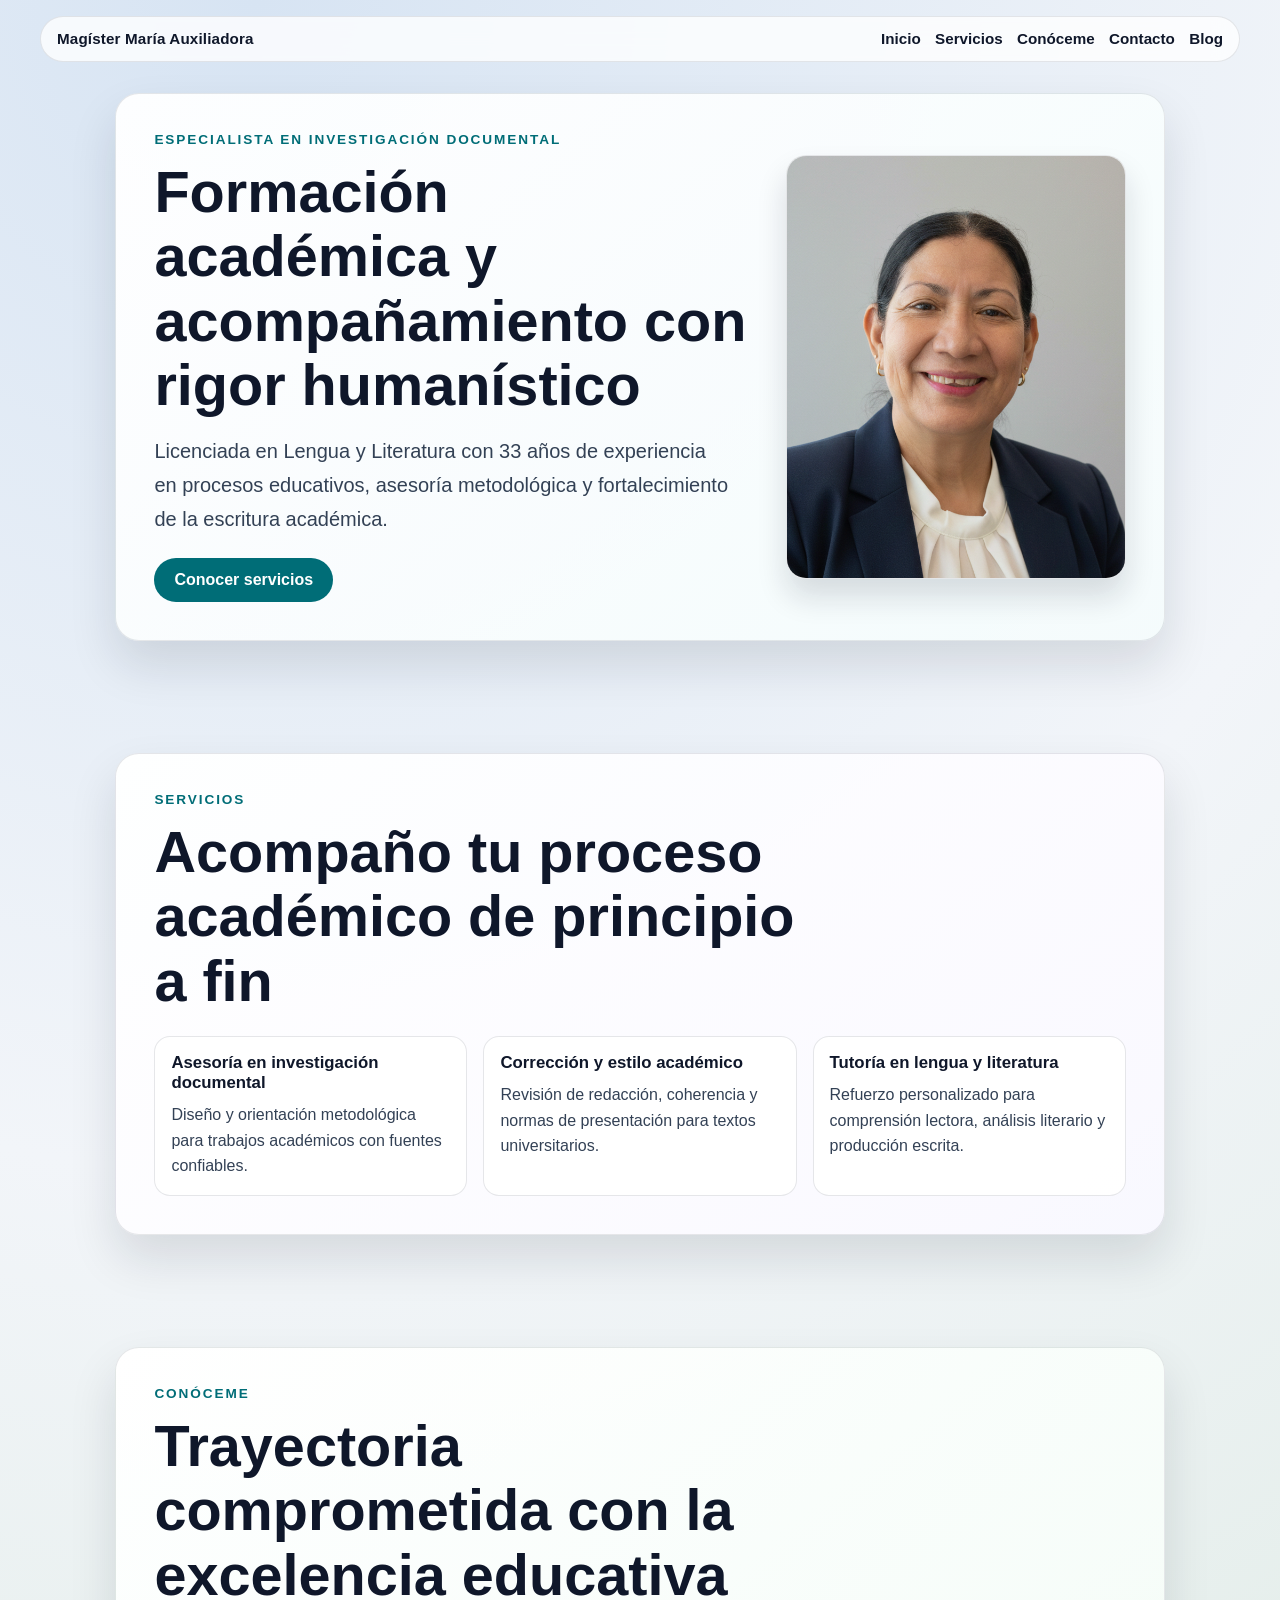
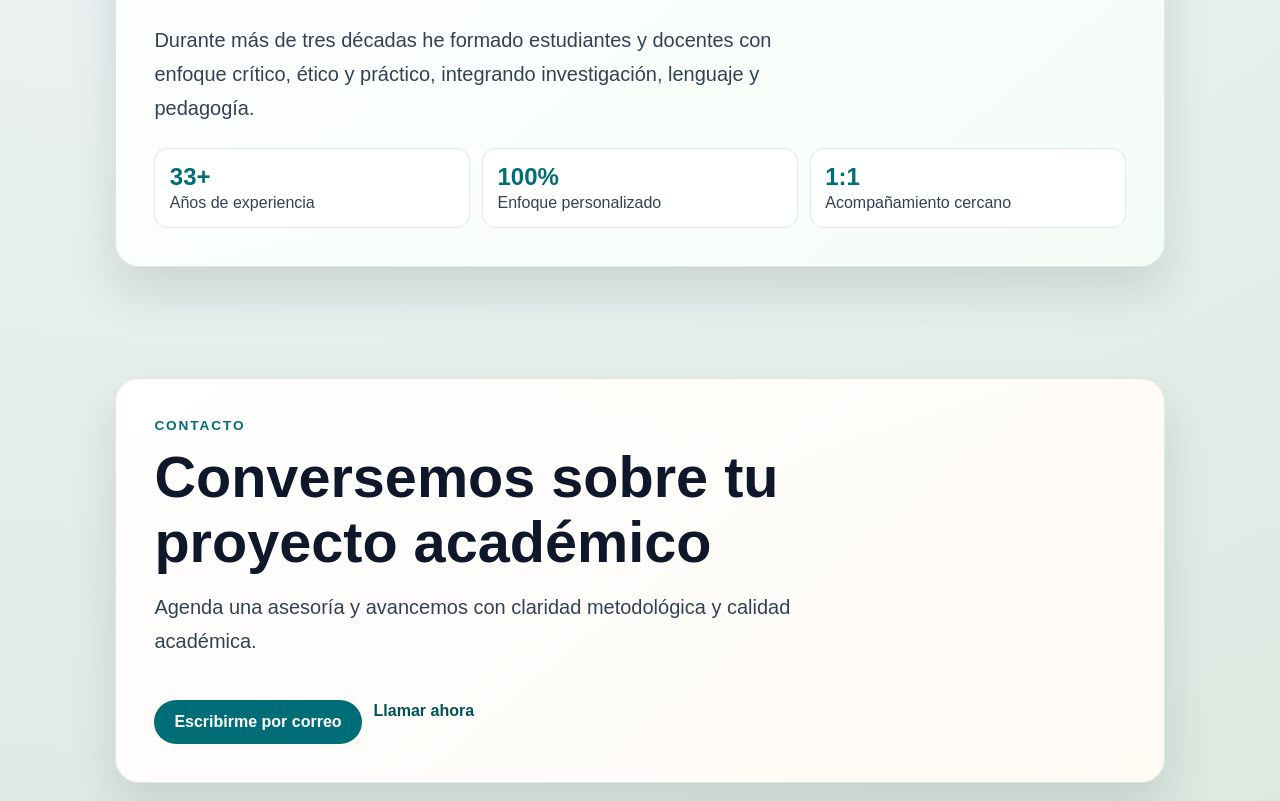
<file: index.html>
<!DOCTYPE html>
<html lang="es">
<head>
    <meta charset="UTF-8" />
    <meta name="viewport" content="width=device-width, initial-scale=1.0" />
    <title>Magíster María Auxiliadora | Investigación Documental</title>
    <link rel="stylesheet" href="styles.css" />
</head>
<body>
    <header class="site-header">
        <nav class="site-nav" aria-label="Navegación principal">
            <a class="brand" href="#inicio">Magíster María Auxiliadora</a>
            <ul>
                <li><a href="#inicio">Inicio</a></li>
                <li><a href="#servicios">Servicios</a></li>
                <li><a href="#conoceme">Conóceme</a></li>
                <li><a href="#contacto">Contacto</a></li>
                <li><a href="blog.html">Blog</a></li>
            </ul>
        </nav>
    </header>

    <main class="snap-container">
        <section id="inicio" class="panel panel-home">
            <div class="panel-content hero-layout">
                <div class="hero-copy">
                    <p class="eyebrow">Especialista en Investigación Documental</p>
                    <h1>Formación académica y acompañamiento con rigor humanístico</h1>
                    <p class="lead">
                        Licenciada en Lengua y Literatura con 33 años de experiencia en procesos
                        educativos, asesoría metodológica y fortalecimiento de la escritura académica.
                    </p>
                    <a class="cta" href="#servicios">Conocer servicios</a>
                </div>
                <figure class="hero-portrait">
                    <img src="imagenes/maria.png" alt="Magíster María Auxiliadora" />
                </figure>
            </div>
        </section>

        <section id="servicios" class="panel panel-services">
            <div class="panel-content">
                <p class="eyebrow">Servicios</p>
                <h2>Acompaño tu proceso académico de principio a fin</h2>
                <div class="services-grid">
                    <article class="service-card">
                        <h3>Asesoría en investigación documental</h3>
                        <p>Diseño y orientación metodológica para trabajos académicos con fuentes confiables.</p>
                    </article>
                    <article class="service-card">
                        <h3>Corrección y estilo académico</h3>
                        <p>Revisión de redacción, coherencia y normas de presentación para textos universitarios.</p>
                    </article>
                    <article class="service-card">
                        <h3>Tutoría en lengua y literatura</h3>
                        <p>Refuerzo personalizado para comprensión lectora, análisis literario y producción escrita.</p>
                    </article>
                </div>
            </div>
        </section>

        <section id="conoceme" class="panel panel-about">
            <div class="panel-content">
                <p class="eyebrow">Conóceme</p>
                <h2>Trayectoria comprometida con la excelencia educativa</h2>
                <p class="lead">
                    Durante más de tres décadas he formado estudiantes y docentes con enfoque
                    crítico, ético y práctico, integrando investigación, lenguaje y pedagogía.
                </p>
                <div class="stats">
                    <div>
                        <strong>33+</strong>
                        <span>Años de experiencia</span>
                    </div>
                    <div>
                        <strong>100%</strong>
                        <span>Enfoque personalizado</span>
                    </div>
                    <div>
                        <strong>1:1</strong>
                        <span>Acompañamiento cercano</span>
                    </div>
                </div>
            </div>
        </section>

        <section id="contacto" class="panel panel-contact">
            <div class="panel-content">
                <p class="eyebrow">Contacto</p>
                <h2>Conversemos sobre tu proyecto académico</h2>
                <p class="lead">Agenda una asesoría y avancemos con claridad metodológica y calidad académica.</p>
                <div class="contact-actions">
                    <a class="cta" href="mailto:contacto@mariaauxiliadora.com">Escribirme por correo</a>
                    <a class="link-alt" href="tel:+50500000000">Llamar ahora</a>
                </div>
            </div>
        </section>
    </main>
</body>
</html>
</file>
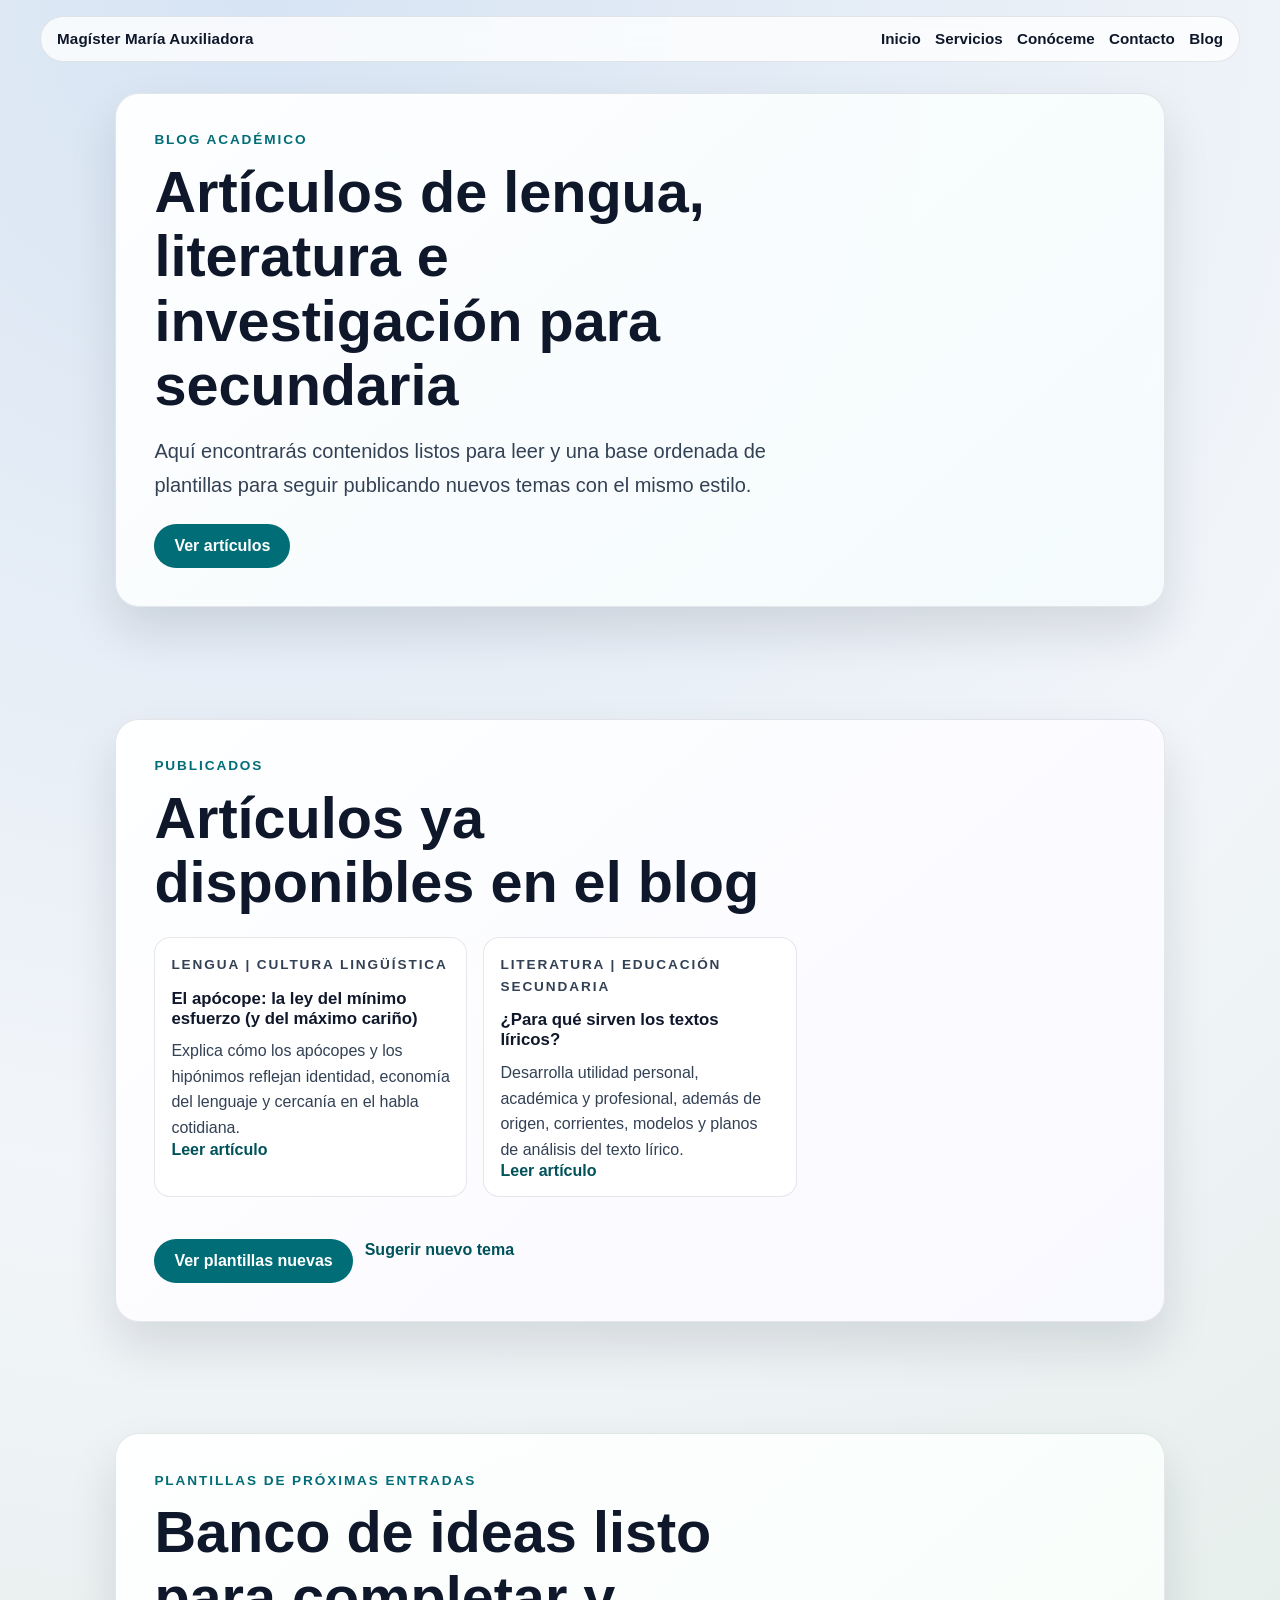
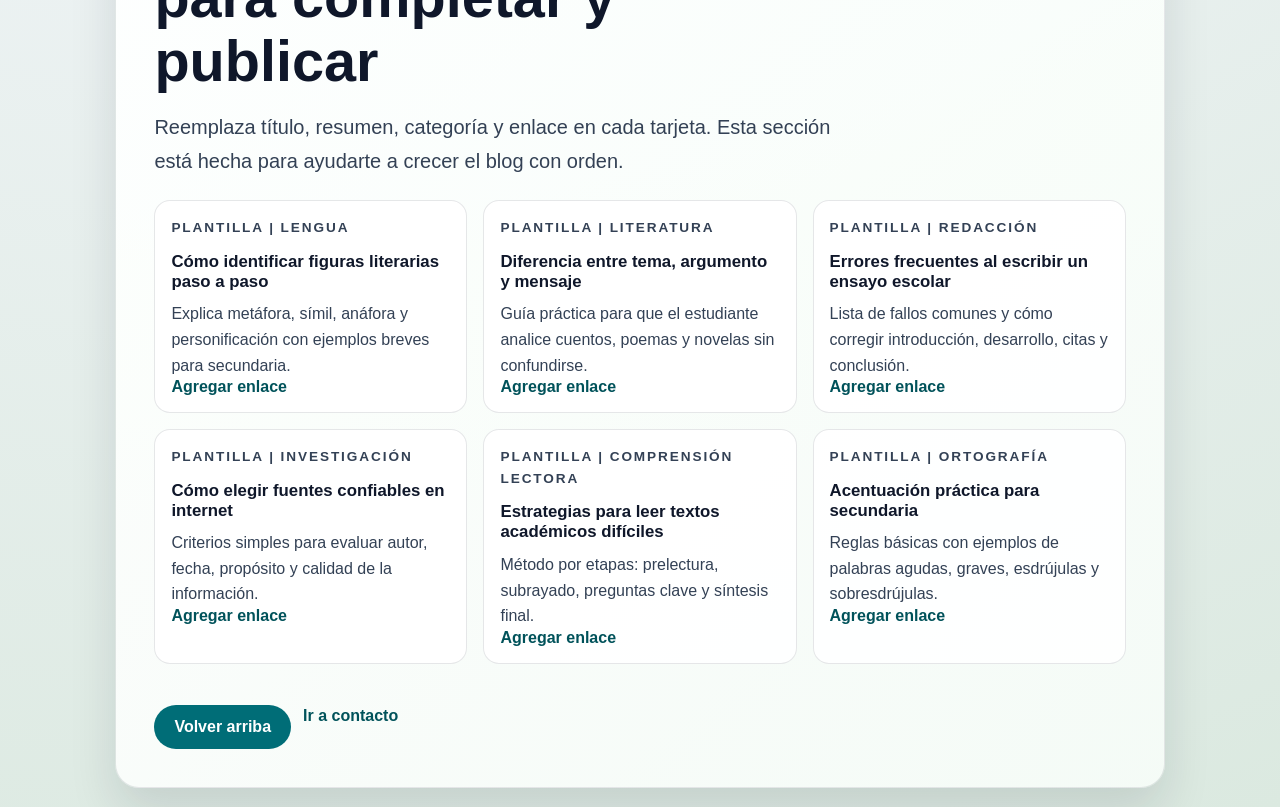
<file: blog.html>
﻿<!DOCTYPE html>
<html lang="es">
<head>
    <meta charset="UTF-8" />
    <meta name="viewport" content="width=device-width, initial-scale=1.0" />
    <title>Blog | Magíster María Auxiliadora</title>
    <link rel="stylesheet" href="styles.css" />
</head>
<body>
    <header class="site-header">
        <nav class="site-nav" aria-label="Navegación principal">
            <a class="brand" href="index.html#inicio">Magíster María Auxiliadora</a>
            <ul>
                <li><a href="index.html#inicio">Inicio</a></li>
                <li><a href="index.html#servicios">Servicios</a></li>
                <li><a href="index.html#conoceme">Conóceme</a></li>
                <li><a href="index.html#contacto">Contacto</a></li>
                <li><a href="#blog-inicio">Blog</a></li>
            </ul>
        </nav>
    </header>

    <main class="snap-container">
        <section id="blog-inicio" class="panel panel-home">
            <div class="panel-content">
                <p class="eyebrow">Blog académico</p>
                <h1>Artículos de lengua, literatura e investigación para secundaria</h1>
                <p class="lead">
                    Aquí encontrarás contenidos listos para leer y una base ordenada de plantillas para
                    seguir publicando nuevos temas con el mismo estilo.
                </p>
                <a class="cta" href="#blog-publicados">Ver artículos</a>
            </div>
        </section>

        <section id="blog-publicados" class="panel panel-services">
            <div class="panel-content">
                <p class="eyebrow">Publicados</p>
                <h2>Artículos ya disponibles en el blog</h2>
                <div class="services-grid">
                    <article class="service-card">
                        <p class="eyebrow">Lengua | Cultura lingüística</p>
                        <h3>El apócope: la ley del mínimo esfuerzo (y del máximo cariño)</h3>
                        <p>
                            Explica cómo los apócopes y los hipónimos reflejan identidad, economía del lenguaje
                            y cercanía en el habla cotidiana.
                        </p>
                        <a class="link-alt" href="el-apocope.html">Leer artículo</a>
                    </article>

                    <article class="service-card">
                        <p class="eyebrow">Literatura | Educación secundaria</p>
                        <h3>¿Para qué sirven los textos líricos?</h3>
                        <p>
                            Desarrolla utilidad personal, académica y profesional, además de origen, corrientes,
                            modelos y planos de análisis del texto lírico.
                        </p>
                        <a class="link-alt" href="textos-liricos.html">Leer artículo</a>
                    </article>
                </div>
                <div class="contact-actions">
                    <a class="cta" href="#blog-plantillas">Ver plantillas nuevas</a>
                    <a class="link-alt" href="index.html#contacto">Sugerir nuevo tema</a>
                </div>
            </div>
        </section>

        <section id="blog-plantillas" class="panel panel-about">
            <div class="panel-content">
                <p class="eyebrow">Plantillas de próximas entradas</p>
                <h2>Banco de ideas listo para completar y publicar</h2>
                <p class="lead">
                    Reemplaza título, resumen, categoría y enlace en cada tarjeta. Esta sección está hecha
                    para ayudarte a crecer el blog con orden.
                </p>

                <div class="services-grid">
                    <article class="service-card">
                        <p class="eyebrow">Plantilla | Lengua</p>
                        <h3>Cómo identificar figuras literarias paso a paso</h3>
                        <p>Explica metáfora, símil, anáfora y personificación con ejemplos breves para secundaria.</p>
                        <a class="link-alt" href="#">Agregar enlace</a>
                    </article>

                    <article class="service-card">
                        <p class="eyebrow">Plantilla | Literatura</p>
                        <h3>Diferencia entre tema, argumento y mensaje</h3>
                        <p>Guía práctica para que el estudiante analice cuentos, poemas y novelas sin confundirse.</p>
                        <a class="link-alt" href="#">Agregar enlace</a>
                    </article>

                    <article class="service-card">
                        <p class="eyebrow">Plantilla | Redacción</p>
                        <h3>Errores frecuentes al escribir un ensayo escolar</h3>
                        <p>Lista de fallos comunes y cómo corregir introducción, desarrollo, citas y conclusión.</p>
                        <a class="link-alt" href="#">Agregar enlace</a>
                    </article>

                    <article class="service-card">
                        <p class="eyebrow">Plantilla | Investigación</p>
                        <h3>Cómo elegir fuentes confiables en internet</h3>
                        <p>Criterios simples para evaluar autor, fecha, propósito y calidad de la información.</p>
                        <a class="link-alt" href="#">Agregar enlace</a>
                    </article>

                    <article class="service-card">
                        <p class="eyebrow">Plantilla | Comprensión lectora</p>
                        <h3>Estrategias para leer textos académicos difíciles</h3>
                        <p>Método por etapas: prelectura, subrayado, preguntas clave y síntesis final.</p>
                        <a class="link-alt" href="#">Agregar enlace</a>
                    </article>

                    <article class="service-card">
                        <p class="eyebrow">Plantilla | Ortografía</p>
                        <h3>Acentuación práctica para secundaria</h3>
                        <p>Reglas básicas con ejemplos de palabras agudas, graves, esdrújulas y sobresdrújulas.</p>
                        <a class="link-alt" href="#">Agregar enlace</a>
                    </article>
                </div>

                <div class="contact-actions">
                    <a class="cta" href="#blog-inicio">Volver arriba</a>
                    <a class="link-alt" href="index.html#contacto">Ir a contacto</a>
                </div>
            </div>
        </section>
    </main>
</body>
</html>
</file>
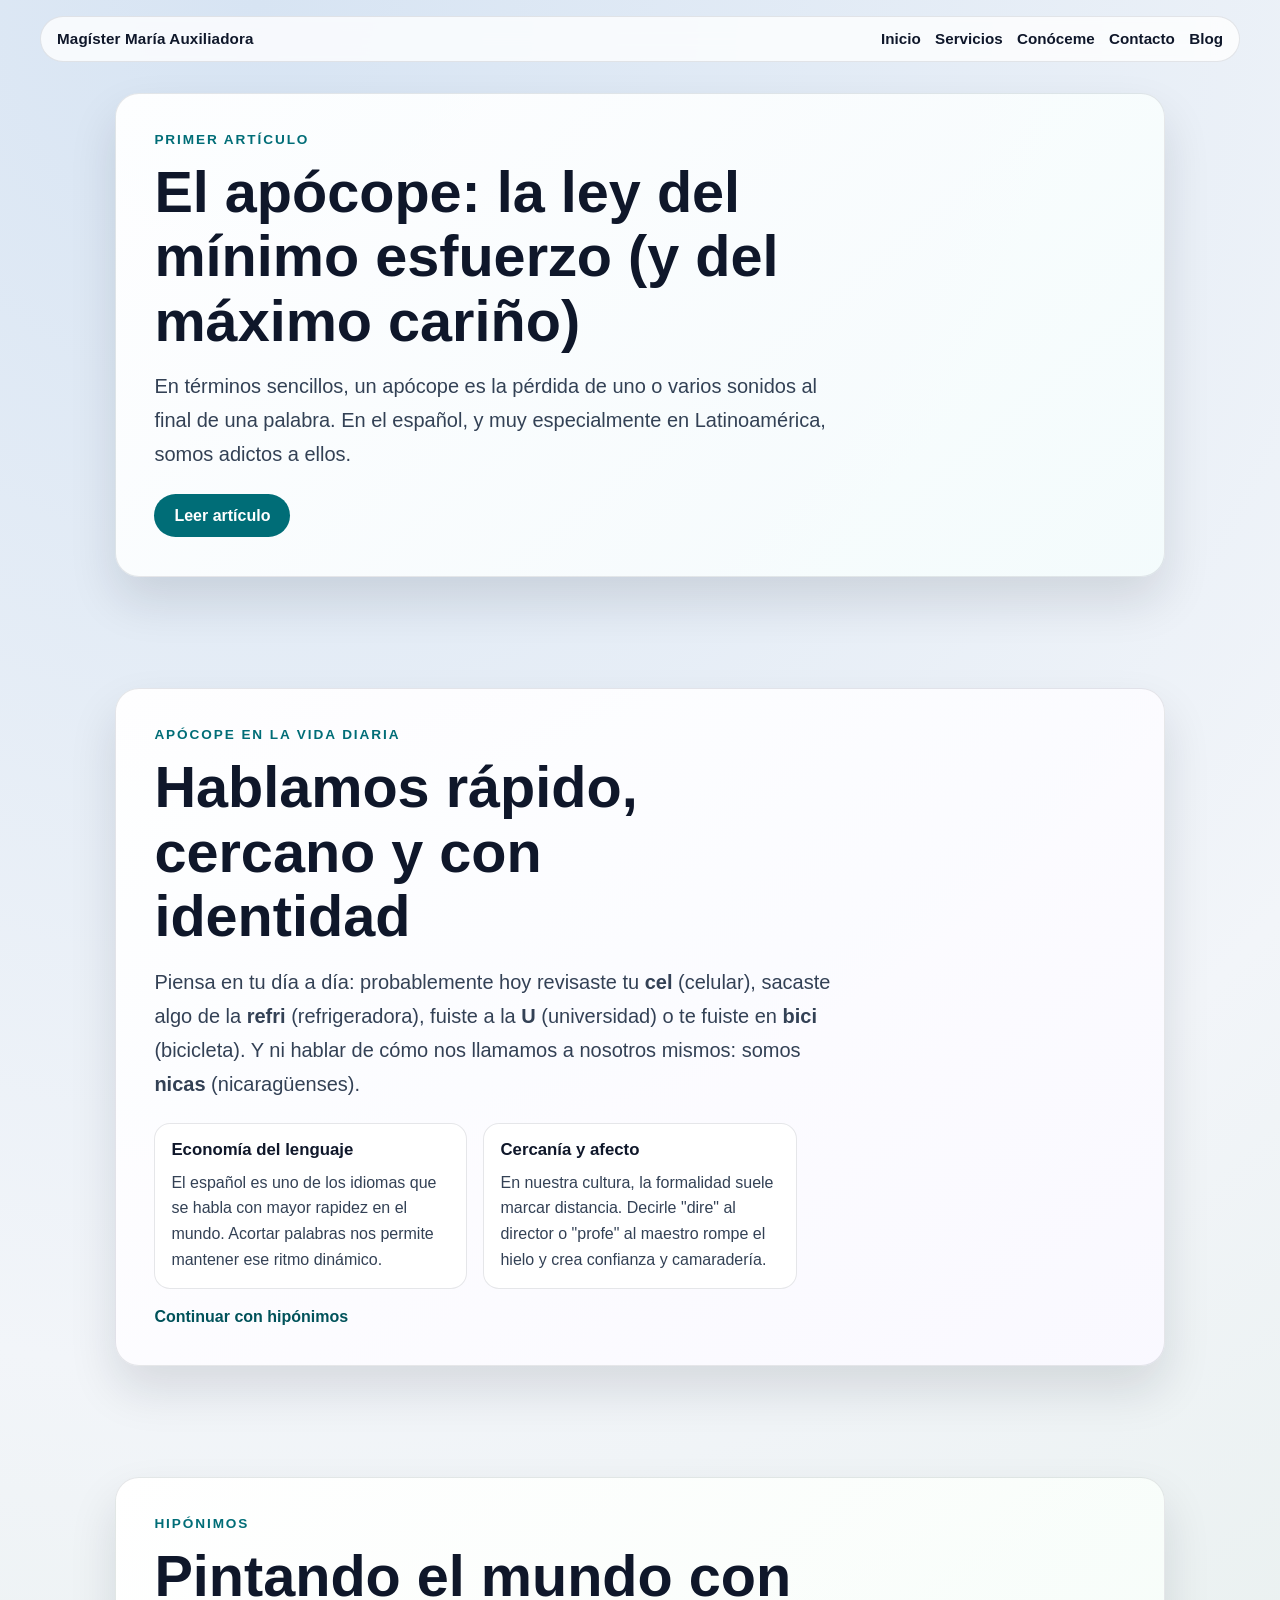
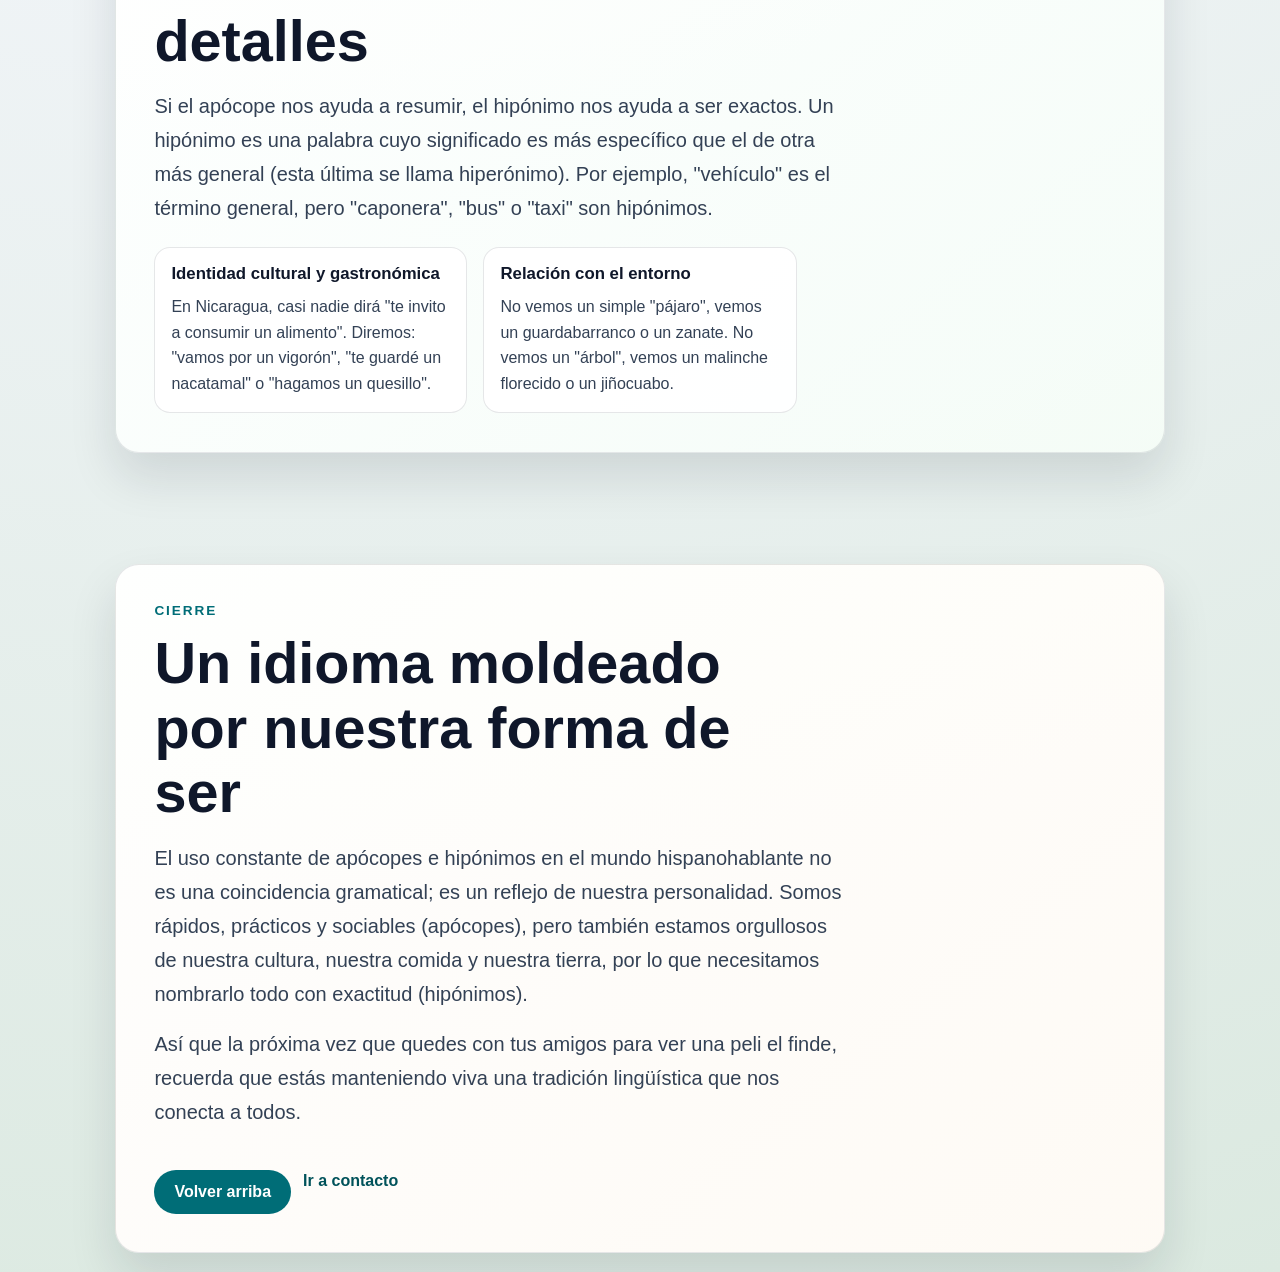
<file: el-apocope.html>
﻿<!DOCTYPE html>
<html lang="es">
<head>
    <meta charset="UTF-8" />
    <meta name="viewport" content="width=device-width, initial-scale=1.0" />
    <title>Blog | Magíster María Auxiliadora</title>
    <link rel="stylesheet" href="styles.css" />
</head>
<body>
    <header class="site-header">
        <nav class="site-nav" aria-label="Navegación principal">
            <a class="brand" href="index.html#inicio">Magíster María Auxiliadora</a>
            <ul>
                <li><a href="index.html#inicio">Inicio</a></li>
                <li><a href="index.html#servicios">Servicios</a></li>
                <li><a href="index.html#conoceme">Conóceme</a></li>
                <li><a href="index.html#contacto">Contacto</a></li>
                <li><a href="#blog-inicio">Blog</a></li>
            </ul>
        </nav>
    </header>

    <main class="snap-container">
        <section id="blog-inicio" class="panel panel-home">
            <div class="panel-content">
                <p class="eyebrow">Primer Artículo</p>
                <h1>El apócope: la ley del mínimo esfuerzo (y del máximo cariño)</h1>
                <p class="lead">
                    En términos sencillos, un apócope es la pérdida de uno o varios sonidos al final de una palabra.
                    En el español, y muy especialmente en Latinoamérica, somos adictos a ellos.
                </p>
                <a class="cta" href="#blog-destacado">Leer artículo</a>
            </div>
        </section>

        <section id="blog-destacado" class="panel panel-services">
            <div class="panel-content">
                <p class="eyebrow">Apócope en la vida diaria</p>
                <h2>Hablamos rápido, cercano y con identidad</h2>
                <p class="lead">
                    Piensa en tu día a día: probablemente hoy revisaste tu <strong>cel</strong> (celular),
                    sacaste algo de la <strong>refri</strong> (refrigeradora), fuiste a la <strong>U</strong> (universidad)
                    o te fuiste en <strong>bici</strong> (bicicleta). Y ni hablar de cómo nos llamamos a nosotros mismos:
                    somos <strong>nicas</strong> (nicaragüenses).
                </p>
                <div class="services-grid">
                    <article class="service-card">
                        <h3>Economía del lenguaje</h3>
                        <p>
                            El español es uno de los idiomas que se habla con mayor rapidez en el mundo.
                            Acortar palabras nos permite mantener ese ritmo dinámico.
                        </p>
                    </article>
                    <article class="service-card">
                        <h3>Cercanía y afecto</h3>
                        <p>
                            En nuestra cultura, la formalidad suele marcar distancia. Decirle "dire" al director
                            o "profe" al maestro rompe el hielo y crea confianza y camaradería.
                        </p>
                    </article>
                </div>
                <div class="contact-actions">
                    <a class="link-alt" href="#blog-entradas">Continuar con hipónimos</a>
                </div>
            </div>
        </section>

        <section id="blog-entradas" class="panel panel-about">
            <div class="panel-content">
                <p class="eyebrow">Hipónimos</p>
                <h2>Pintando el mundo con detalles</h2>
                <p class="lead">
                    Si el apócope nos ayuda a resumir, el hipónimo nos ayuda a ser exactos. Un hipónimo es una palabra
                    cuyo significado es más específico que el de otra más general (esta última se llama hiperónimo).
                    Por ejemplo, "vehículo" es el término general, pero "caponera", "bus" o "taxi" son hipónimos.
                </p>
                <div class="services-grid">
                    <article class="service-card">
                        <h3>Identidad cultural y gastronómica</h3>
                        <p>
                            En Nicaragua, casi nadie dirá "te invito a consumir un alimento".
                            Diremos: "vamos por un vigorón", "te guardé un nacatamal" o "hagamos un quesillo".
                        </p>
                    </article>
                    <article class="service-card">
                        <h3>Relación con el entorno</h3>
                        <p>
                            No vemos un simple "pájaro", vemos un guardabarranco o un zanate.
                            No vemos un "árbol", vemos un malinche florecido o un jiñocuabo.
                        </p>
                    </article>
                </div>
            </div>
        </section>

        <section id="blog-temas" class="panel panel-contact">
            <div class="panel-content">
                <p class="eyebrow">Cierre</p>
                <h2>Un idioma moldeado por nuestra forma de ser</h2>
                <p class="lead">
                    El uso constante de apócopes e hipónimos en el mundo hispanohablante no es una coincidencia gramatical;
                    es un reflejo de nuestra personalidad. Somos rápidos, prácticos y sociables (apócopes), pero también
                    estamos orgullosos de nuestra cultura, nuestra comida y nuestra tierra, por lo que necesitamos nombrarlo
                    todo con exactitud (hipónimos).
                </p>
                <p class="lead">
                    Así que la próxima vez que quedes con tus amigos para ver una peli el finde,
                    recuerda que estás manteniendo viva una tradición lingüística que nos conecta a todos.
                </p>
                <div class="contact-actions">
                    <a class="cta" href="#blog-inicio">Volver arriba</a>
                    <a class="link-alt" href="index.html#contacto">Ir a contacto</a>
                </div>
            </div>
        </section>
    </main>
</body>
</html>
</file>
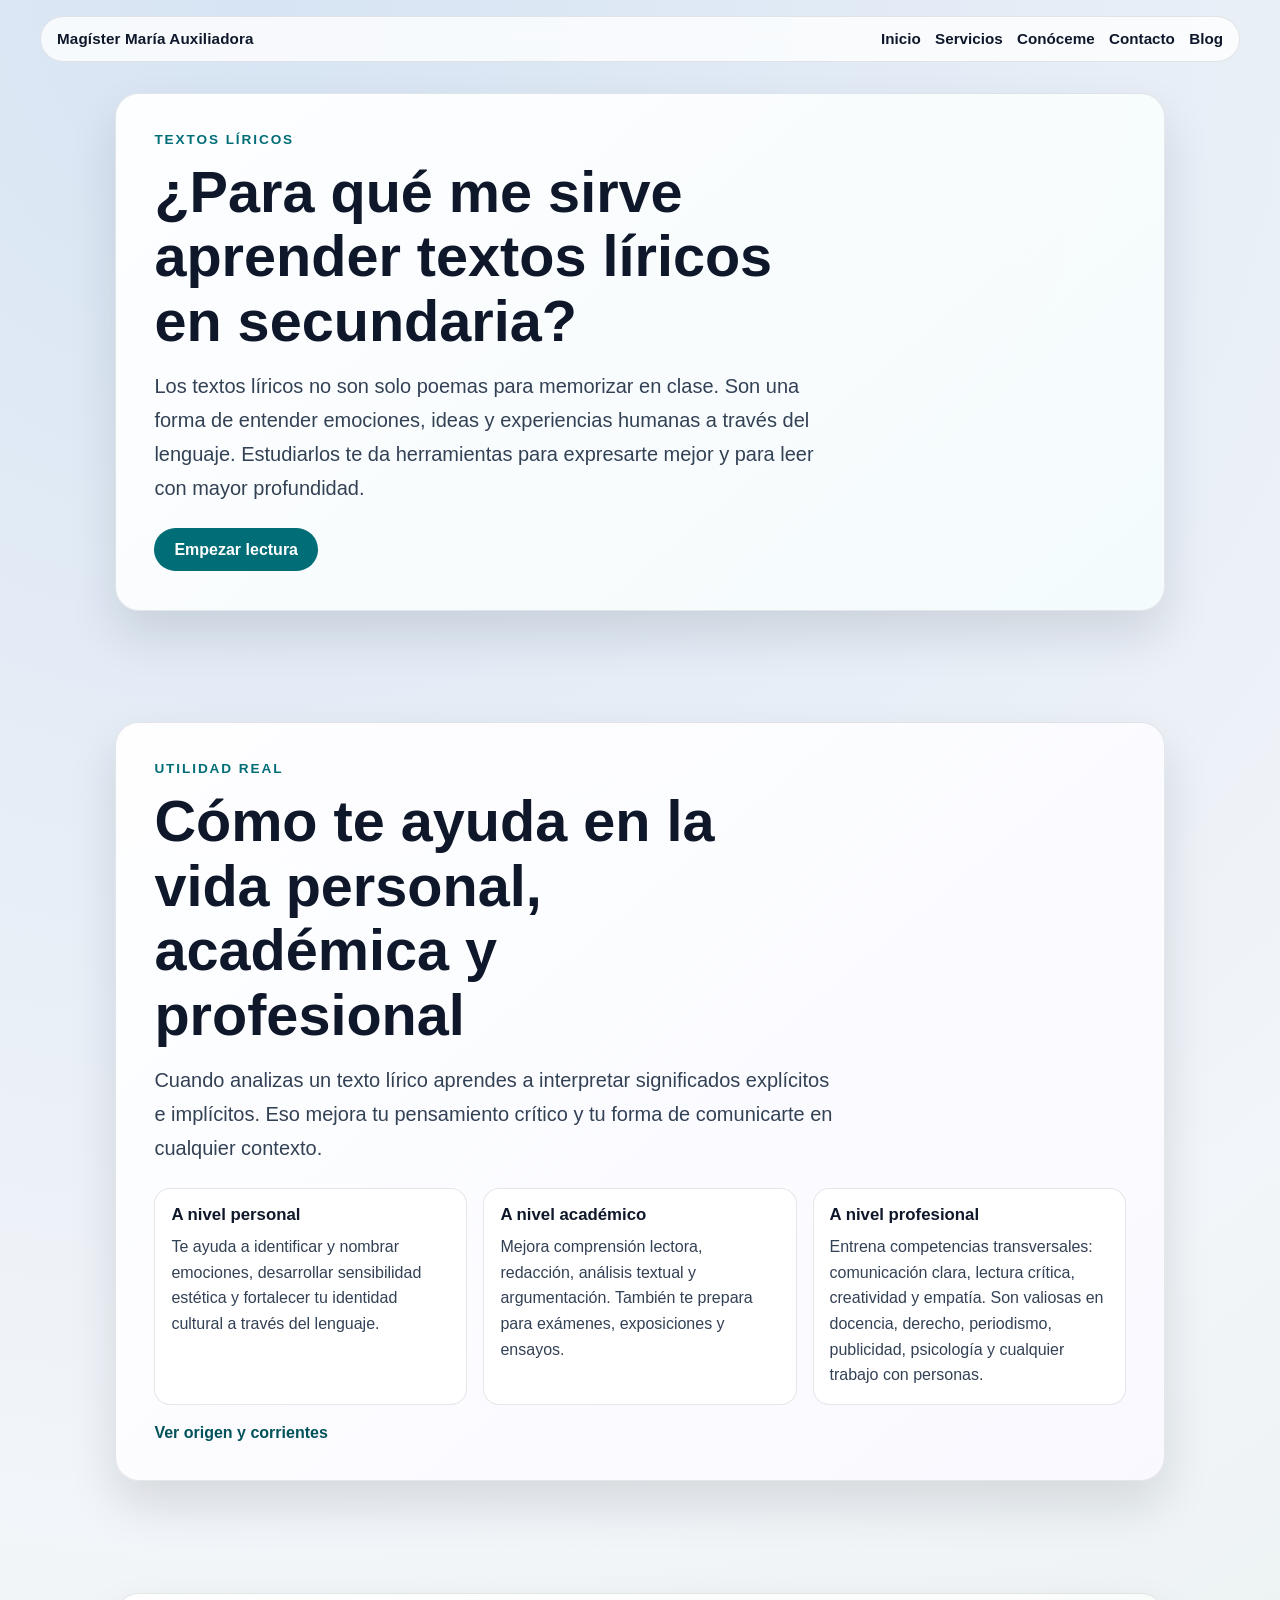
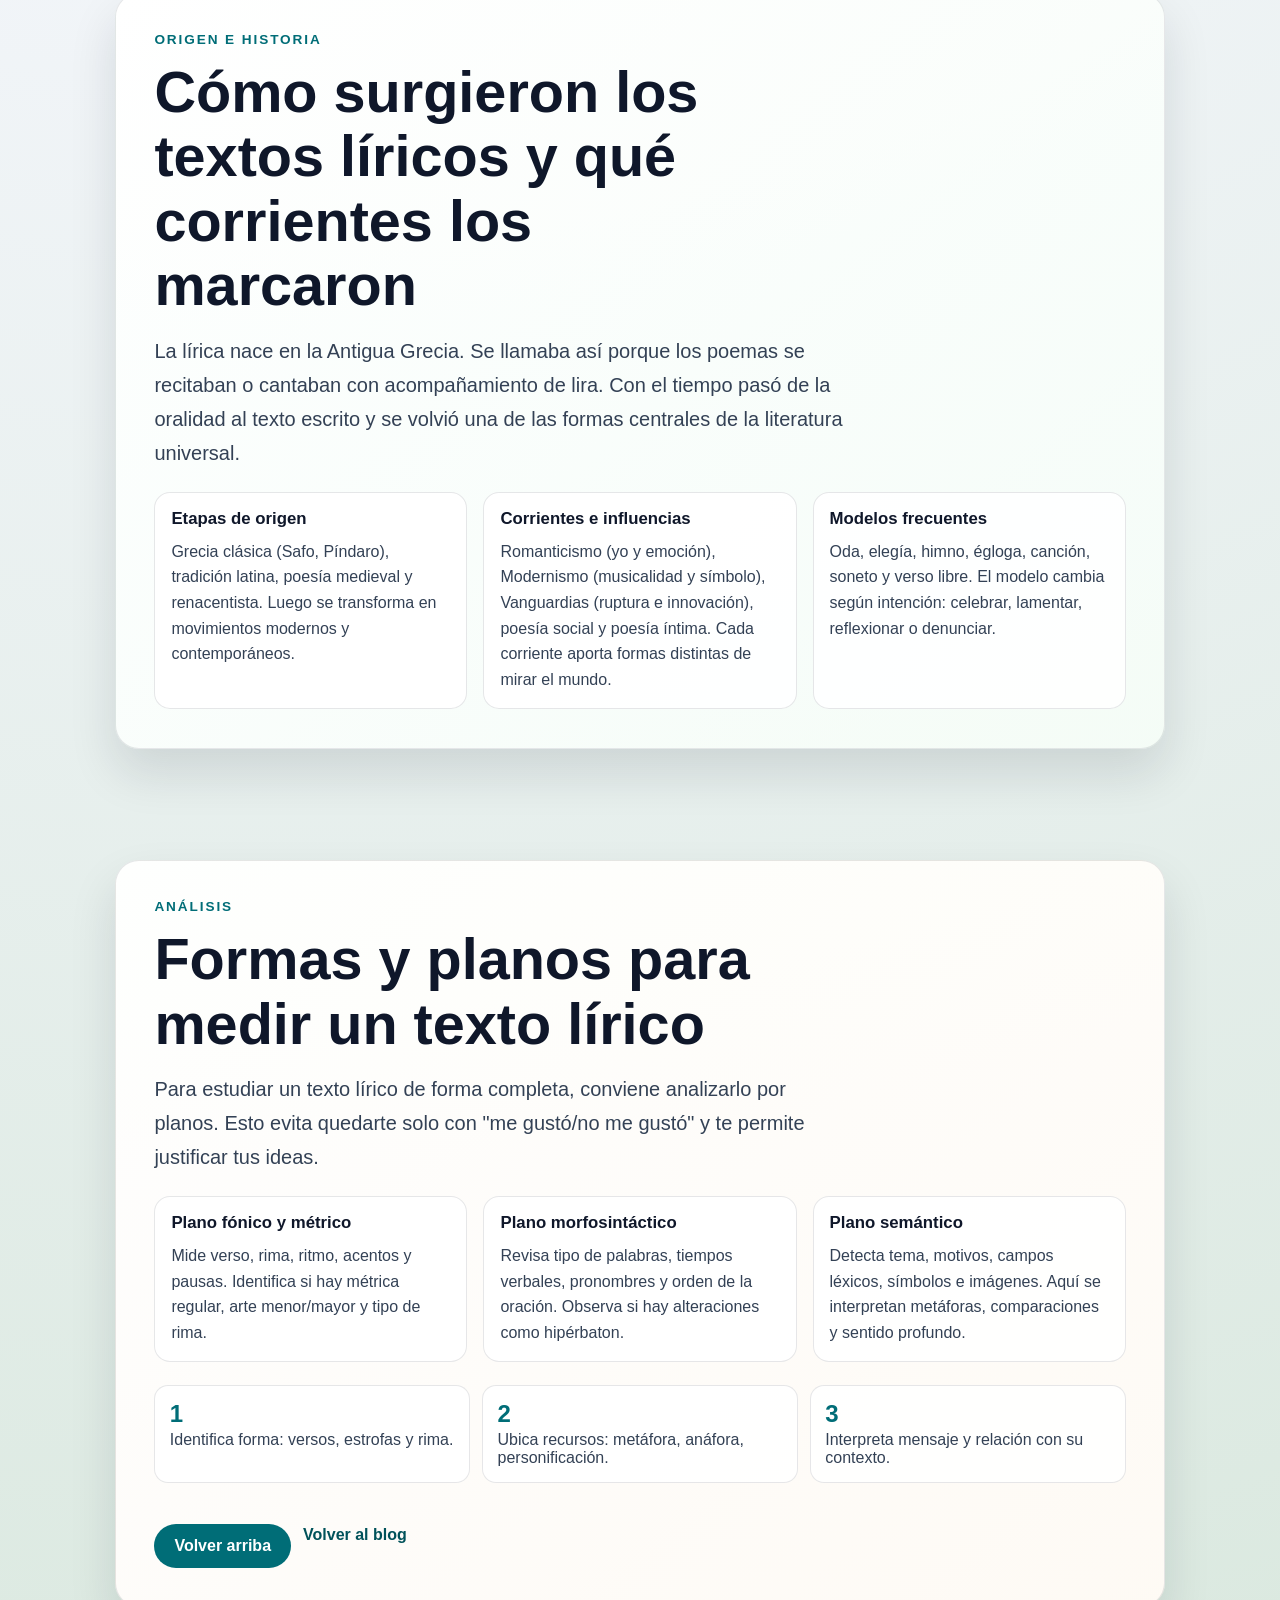
<file: textos-liricos.html>
﻿<!DOCTYPE html>
<html lang="es">
<head>
    <meta charset="UTF-8" />
    <meta name="viewport" content="width=device-width, initial-scale=1.0" />
    <title>Textos líricos | Blog de Lengua y Literatura</title>
    <link rel="stylesheet" href="styles.css" />
</head>
<body>
    <header class="site-header">
        <nav class="site-nav" aria-label="Navegación principal">
            <a class="brand" href="index.html#inicio">Magíster María Auxiliadora</a>
            <ul>
                <li><a href="index.html#inicio">Inicio</a></li>
                <li><a href="index.html#servicios">Servicios</a></li>
                <li><a href="index.html#conoceme">Conóceme</a></li>
                <li><a href="index.html#contacto">Contacto</a></li>
                <li><a href="blog.html#blog-inicio">Blog</a></li>
            </ul>
        </nav>
    </header>

    <main class="snap-container">
        <section id="blog-inicio" class="panel panel-home">
            <div class="panel-content">
                <p class="eyebrow">Textos líricos</p>
                <h1>¿Para qué me sirve aprender textos líricos en secundaria?</h1>
                <p class="lead">
                    Los textos líricos no son solo poemas para memorizar en clase. Son una forma de entender
                    emociones, ideas y experiencias humanas a través del lenguaje. Estudiarlos te da herramientas
                    para expresarte mejor y para leer con mayor profundidad.
                </p>
                <a class="cta" href="#blog-destacado">Empezar lectura</a>
            </div>
        </section>

        <section id="blog-destacado" class="panel panel-services">
            <div class="panel-content">
                <p class="eyebrow">Utilidad real</p>
                <h2>Cómo te ayuda en la vida personal, académica y profesional</h2>
                <p class="lead">
                    Cuando analizas un texto lírico aprendes a interpretar significados explícitos e implícitos.
                    Eso mejora tu pensamiento crítico y tu forma de comunicarte en cualquier contexto.
                </p>
                <div class="services-grid">
                    <article class="service-card">
                        <h3>A nivel personal</h3>
                        <p>
                            Te ayuda a identificar y nombrar emociones, desarrollar sensibilidad estética
                            y fortalecer tu identidad cultural a través del lenguaje.
                        </p>
                    </article>
                    <article class="service-card">
                        <h3>A nivel académico</h3>
                        <p>
                            Mejora comprensión lectora, redacción, análisis textual y argumentación.
                            También te prepara para exámenes, exposiciones y ensayos.
                        </p>
                    </article>
                    <article class="service-card">
                        <h3>A nivel profesional</h3>
                        <p>
                            Entrena competencias transversales: comunicación clara, lectura crítica,
                            creatividad y empatía. Son valiosas en docencia, derecho, periodismo,
                            publicidad, psicología y cualquier trabajo con personas.
                        </p>
                    </article>
                </div>
                <div class="contact-actions">
                    <a class="link-alt" href="#blog-entradas">Ver origen y corrientes</a>
                </div>
            </div>
        </section>

        <section id="blog-entradas" class="panel panel-about">
            <div class="panel-content">
                <p class="eyebrow">Origen e historia</p>
                <h2>Cómo surgieron los textos líricos y qué corrientes los marcaron</h2>
                <p class="lead">
                    La lírica nace en la Antigua Grecia. Se llamaba así porque los poemas se recitaban o cantaban
                    con acompañamiento de lira. Con el tiempo pasó de la oralidad al texto escrito y se volvió
                    una de las formas centrales de la literatura universal.
                </p>
                <div class="services-grid">
                    <article class="service-card">
                        <h3>Etapas de origen</h3>
                        <p>
                            Grecia clásica (Safo, Píndaro), tradición latina, poesía medieval y renacentista.
                            Luego se transforma en movimientos modernos y contemporáneos.
                        </p>
                    </article>
                    <article class="service-card">
                        <h3>Corrientes e influencias</h3>
                        <p>
                            Romanticismo (yo y emoción), Modernismo (musicalidad y símbolo),
                            Vanguardias (ruptura e innovación), poesía social y poesía íntima.
                            Cada corriente aporta formas distintas de mirar el mundo.
                        </p>
                    </article>
                    <article class="service-card">
                        <h3>Modelos frecuentes</h3>
                        <p>
                            Oda, elegía, himno, égloga, canción, soneto y verso libre.
                            El modelo cambia según intención: celebrar, lamentar, reflexionar o denunciar.
                        </p>
                    </article>
                </div>
            </div>
        </section>

        <section id="blog-temas" class="panel panel-contact">
            <div class="panel-content">
                <p class="eyebrow">Análisis</p>
                <h2>Formas y planos para medir un texto lírico</h2>
                <p class="lead">
                    Para estudiar un texto lírico de forma completa, conviene analizarlo por planos.
                    Esto evita quedarte solo con "me gustó/no me gustó" y te permite justificar tus ideas.
                </p>
                <div class="services-grid">
                    <article class="service-card">
                        <h3>Plano fónico y métrico</h3>
                        <p>
                            Mide verso, rima, ritmo, acentos y pausas. Identifica si hay métrica regular,
                            arte menor/mayor y tipo de rima.
                        </p>
                    </article>
                    <article class="service-card">
                        <h3>Plano morfosintáctico</h3>
                        <p>
                            Revisa tipo de palabras, tiempos verbales, pronombres y orden de la oración.
                            Observa si hay alteraciones como hipérbaton.
                        </p>
                    </article>
                    <article class="service-card">
                        <h3>Plano semántico</h3>
                        <p>
                            Detecta tema, motivos, campos léxicos, símbolos e imágenes.
                            Aquí se interpretan metáforas, comparaciones y sentido profundo.
                        </p>
                    </article>
                </div>
                <div class="stats">
                    <div>
                        <strong>1</strong>
                        <span>Identifica forma: versos, estrofas y rima.</span>
                    </div>
                    <div>
                        <strong>2</strong>
                        <span>Ubica recursos: metáfora, anáfora, personificación.</span>
                    </div>
                    <div>
                        <strong>3</strong>
                        <span>Interpreta mensaje y relación con su contexto.</span>
                    </div>
                </div>
                <div class="contact-actions">
                    <a class="cta" href="#blog-inicio">Volver arriba</a>
                    <a class="link-alt" href="blog.html#blog-inicio">Volver al blog</a>
                </div>
            </div>
        </section>
    </main>
</body>
</html>
</file>
<file: styles.css>
:root {
    --bg-main: #f2f5f9;
    --surface: rgba(255, 255, 255, 0.78);
    --surface-strong: rgba(255, 255, 255, 0.92);
    --text-main: #0f172a;
    --text-soft: #334155;
    --accent: #006d77;
    --accent-strong: #00525a;
    --line: rgba(15, 23, 42, 0.1);
}

* {
    box-sizing: border-box;
    margin: 0;
    padding: 0;
}

html {
    scroll-behavior: smooth;
    scroll-padding-top: 6rem;
}

body {
    font-family: "Segoe UI", "Trebuchet MS", sans-serif;
    color: var(--text-main);
    background: radial-gradient(circle at 20% 0%, #d7e4f3 0%, var(--bg-main) 45%, #dbe9e0 100%);
}

.site-header {
    position: fixed;
    top: 0;
    left: 0;
    width: 100%;
    z-index: 100;
    padding: 1rem 1.2rem;
}

.site-nav {
    max-width: 1200px;
    margin: 0 auto;
    display: flex;
    align-items: center;
    justify-content: space-between;
    gap: 1.2rem;
    padding: 0.8rem 1rem;
    border: 1px solid var(--line);
    border-radius: 999px;
    backdrop-filter: blur(12px);
    background: var(--surface);
}

.site-nav ul {
    list-style: none;
    display: flex;
    flex-wrap: wrap;
    gap: 0.9rem;
}

.site-nav a {
    text-decoration: none;
    color: var(--text-main);
    font-weight: 600;
    font-size: 0.95rem;
}

.site-nav a:hover {
    color: var(--accent);
}

.brand {
    letter-spacing: 0.01em;
}

.snap-container {
    min-height: 100%;
    overflow: visible;
}

.panel {
    min-height: auto;
    display: grid;
    place-items: center;
    padding: 5.8rem 1.25rem 1.15rem;
}

.panel-content {
    width: min(1050px, 100%);
    border: 1px solid var(--line);
    background: var(--surface-strong);
    border-radius: 24px;
    padding: clamp(1.2rem, 3vw, 3rem);
    box-shadow: 0 24px 48px rgba(15, 23, 42, 0.12);
    animation: rise 0.8s ease both;
}

.eyebrow {
    color: var(--accent);
    font-size: 0.85rem;
    letter-spacing: 0.14em;
    text-transform: uppercase;
    font-weight: 700;
    margin-bottom: 0.8rem;
}

h1,
h2 {
    line-height: 1.12;
    font-size: clamp(1.8rem, 5vw, 3.6rem);
    max-width: 20ch;
}

.lead {
    margin-top: 1rem;
    font-size: clamp(1rem, 2vw, 1.25rem);
    line-height: 1.7;
    color: var(--text-soft);
    max-width: 62ch;
}

.cta {
    display: inline-block;
    margin-top: 1.4rem;
    padding: 0.8rem 1.25rem;
    border-radius: 999px;
    background: var(--accent);
    color: #fff;
    text-decoration: none;
    font-weight: 700;
    transition: transform 0.2s ease, background-color 0.2s ease;
}

.cta:hover {
    transform: translateY(-1px);
    background: var(--accent-strong);
}

.services-grid {
    margin-top: 1.4rem;
    display: grid;
    grid-template-columns: repeat(3, minmax(0, 1fr));
    gap: 1rem;
}

.service-card {
    padding: 1rem;
    border: 1px solid var(--line);
    border-radius: 16px;
    background: rgba(255, 255, 255, 0.86);
}

.service-card h3 {
    font-size: 1.05rem;
    margin-bottom: 0.6rem;
}

.service-card p {
    color: var(--text-soft);
    line-height: 1.6;
}

.stats {
    margin-top: 1.4rem;
    display: grid;
    grid-template-columns: repeat(3, minmax(0, 1fr));
    gap: 0.75rem;
}

.stats div {
    border: 1px solid var(--line);
    border-radius: 14px;
    background: rgba(255, 255, 255, 0.86);
    padding: 0.9rem;
}

.stats strong {
    display: block;
    font-size: 1.5rem;
    margin-bottom: 0.2rem;
    color: var(--accent);
}

.stats span {
    color: var(--text-soft);
}

.contact-actions {
    margin-top: 1.2rem;
    display: flex;
    flex-wrap: wrap;
    gap: 0.75rem;
    align-items: center;
}

.link-alt {
    color: var(--accent-strong);
    font-weight: 700;
    text-decoration: none;
}

.panel-home .panel-content {
    background: linear-gradient(140deg, rgba(255, 255, 255, 0.95), rgba(244, 251, 252, 0.95));
}

.panel-services .panel-content {
    background: linear-gradient(140deg, rgba(255, 255, 255, 0.95), rgba(249, 248, 255, 0.95));
}

.panel-about .panel-content {
    background: linear-gradient(140deg, rgba(255, 255, 255, 0.95), rgba(245, 252, 247, 0.95));
}

.panel-contact .panel-content {
    background: linear-gradient(140deg, rgba(255, 255, 255, 0.95), rgba(255, 251, 245, 0.95));
}

.hero-layout {
    display: grid;
    grid-template-columns: minmax(0, 1fr) minmax(240px, 340px);
    align-items: center;
    gap: clamp(1rem, 3vw, 2.2rem);
}

.hero-copy .lead {
    max-width: 52ch;
}

.hero-portrait {
    margin: 0;
    border-radius: 20px;
    overflow: hidden;
    border: 1px solid var(--line);
    background: rgba(255, 255, 255, 0.72);
    box-shadow: 0 18px 30px rgba(15, 23, 42, 0.14);
}

.hero-portrait img {
    display: block;
    width: 100%;
    height: 100%;
    object-fit: cover;
    aspect-ratio: 4 / 5;
}

@keyframes rise {
    from {
        opacity: 0;
        transform: translateY(18px);
    }
    to {
        opacity: 1;
        transform: translateY(0);
    }
}

@media (max-width: 900px) {
    .hero-layout {
        grid-template-columns: 1fr;
    }

    .hero-portrait {
        max-width: 340px;
        width: 100%;
        justify-self: center;
    }

    .site-nav {
        border-radius: 18px;
        padding: 0.7rem;
        align-items: flex-start;
        flex-direction: column;
    }

    .services-grid,
    .stats {
        grid-template-columns: 1fr;
    }

    .panel {
        padding: 5rem 1rem 0.8rem;
    }

    .panel-content {
        border-radius: 18px;
        padding: 1rem;
    }
}
</file>
